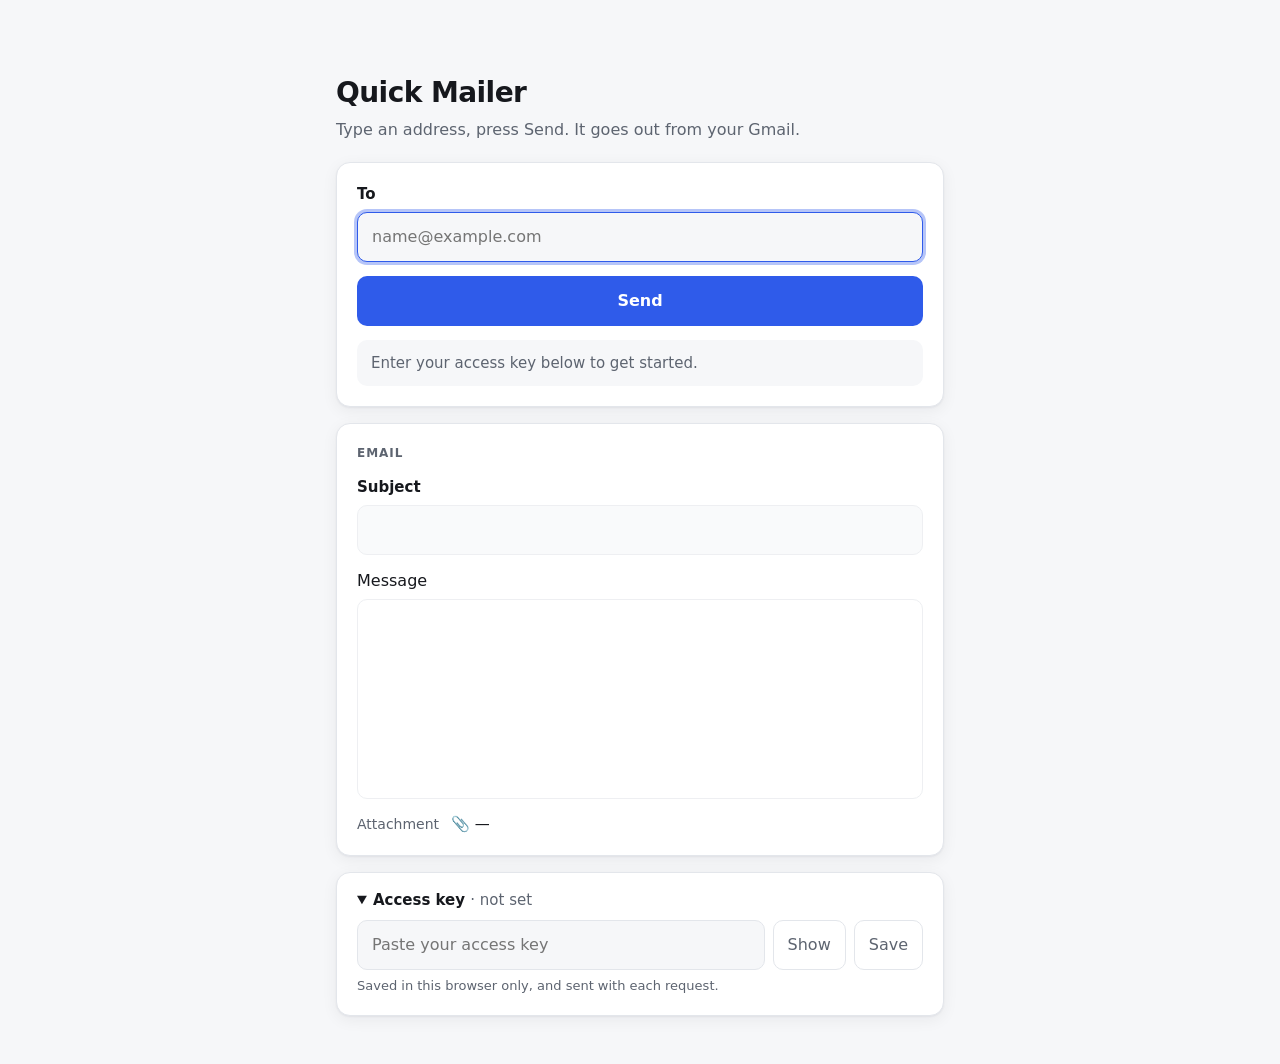
<file: index.html>
<!doctype html>
<html lang="en">
<head>
  <meta charset="utf-8">
  <meta name="viewport" content="width=device-width, initial-scale=1">
  <meta name="color-scheme" content="light dark">
  <meta name="theme-color" content="#f6f7f9" media="(prefers-color-scheme: light)">
  <meta name="theme-color" content="#0f1115" media="(prefers-color-scheme: dark)">
  <meta name="robots" content="noindex">
  <title>Quick Mailer</title>
  <link rel="stylesheet" href="style.css">
</head>
<body>
  <main class="shell">
    <header class="masthead">
      <h1>Quick Mailer</h1>
      <p class="lede">Type an address, press Send. It goes out from your Gmail.</p>
    </header>

    <form id="send-form" class="stack" novalidate>
      <section class="card stack-tight" aria-label="Recipient">
        <div class="field">
          <label for="to">To</label>
          <input id="to" name="to" type="text" inputmode="email" autocomplete="email"
                 autocapitalize="off" spellcheck="false"
                 placeholder="name@example.com" required aria-describedby="to-error" autofocus>
          <p id="to-error" class="field-error" role="alert" hidden></p>
        </div>

        <div id="countdown" class="countdown" hidden>
          <div class="countdown-row">
            <span id="countdown-text"></span>
            <button type="button" id="cancel-auto" class="link-btn">Cancel (Esc)</button>
          </div>
          <div class="countdown-track"><div id="countdown-bar" class="countdown-bar"></div></div>
        </div>

        <button id="send" type="submit" class="primary">
          <span class="spinner" aria-hidden="true"></span>
          <span class="label">Send</span>
        </button>

        <div id="status" class="status" data-state="idle" role="status" aria-live="polite">
          Loading…
        </div>
      </section>

      <section class="card stack-tight" aria-labelledby="email-title">
        <div class="label-row">
          <h2 id="email-title" class="eyebrow">Email</h2>
          <button type="button" id="reset" class="link-btn" hidden>Reset to default</button>
        </div>

        <div class="field">
          <label for="subject">Subject</label>
          <input id="subject" name="subject" type="text" aria-describedby="subject-error" disabled>
          <p id="subject-error" class="field-error" role="alert" hidden></p>
        </div>

        <div class="field">
          <span class="label" id="body-label">Message</span>
          <div id="body" class="body-editor" contenteditable="false" role="textbox"
               aria-multiline="true" aria-labelledby="body-label" aria-describedby="body-error"
               aria-disabled="true"></div>
          <p id="body-error" class="field-error" role="alert" hidden></p>
        </div>

        <div class="attachment-row">
          <span class="attachment-label">Attachment</span>
          <span id="attachment" class="file">—</span>
        </div>
      </section>

      <details id="key-panel" class="card key-panel">
        <summary>Access key <span id="key-state" class="key-state"></span></summary>
        <div class="field">
          <label for="key" class="visually-hidden">Access key</label>
          <div class="key-row">
            <input id="key" name="key" type="password" autocomplete="current-password"
                   autocapitalize="off" spellcheck="false" placeholder="Paste your access key">
            <button type="button" id="toggle-key" class="ghost" aria-pressed="false">Show</button>
            <button type="button" id="save-key" class="ghost">Save</button>
          </div>
          <p class="hint">Saved in this browser only, and sent with each request.</p>
        </div>
      </details>
    </form>

    <p id="mode-note" class="mode-note" hidden></p>
  </main>

  <script src="config.js"></script>
  <script src="app.js"></script>
</body>
</html>
</file>
<file: style.css>
:root {
  --bg: #f6f7f9;
  --surface: #ffffff;
  --border: #e3e6eb;
  --text: #16181d;
  --muted: #5d6470;
  --accent: #2f5bea;
  --accent-text: #ffffff;
  --accent-hover: #2449c4;
  --focus: rgba(47, 91, 234, 0.35);
  --ok-bg: #e8f6ee;
  --ok-text: #186a3b;
  --err-bg: #fdecec;
  --err-text: #a12626;
  --info-bg: #eef2fd;
  --info-text: #2a46a8;
  --warn-bg: #fff6e0;
  --warn-text: #7a5600;
  --radius: 14px;
  --shadow: 0 1px 2px rgba(16, 24, 40, 0.05), 0 4px 16px rgba(16, 24, 40, 0.06);
}

@media (prefers-color-scheme: dark) {
  :root {
    --bg: #0f1115;
    --surface: #181b21;
    --border: #2a2f38;
    --text: #e9ecf1;
    --muted: #9aa3b2;
    --accent: #6b8cff;
    --accent-text: #0c0f17;
    --accent-hover: #89a3ff;
    --focus: rgba(107, 140, 255, 0.4);
    --ok-bg: #12291c;
    --ok-text: #7fd8a2;
    --err-bg: #331617;
    --err-text: #ff9b9b;
    --info-bg: #172040;
    --info-text: #a9bcff;
    --warn-bg: #2e2510;
    --warn-text: #f3cf74;
    --shadow: 0 1px 2px rgba(0, 0, 0, 0.4);
  }
}

*,
*::before,
*::after { box-sizing: border-box; }

html { -webkit-text-size-adjust: 100%; }

body {
  margin: 0;
  min-height: 100vh;
  background: var(--bg);
  color: var(--text);
  font: 16px/1.5 system-ui, -apple-system, "Segoe UI", Roboto, sans-serif;
}

.shell {
  width: 100%;
  max-width: 640px;
  margin: 0 auto;
  padding: 32px 16px 48px;
  display: grid;
  gap: 16px;
}

@media (min-width: 720px) {
  .shell { padding-top: 72px; gap: 20px; }
}

.masthead h1 {
  margin: 0;
  font-size: 1.75rem;
  letter-spacing: -0.02em;
}

.lede {
  margin: 4px 0 0;
  color: var(--muted);
}

.card {
  background: var(--surface);
  border: 1px solid var(--border);
  border-radius: var(--radius);
  box-shadow: var(--shadow);
  padding: 20px;
}

.eyebrow {
  margin: 0 0 12px;
  font-size: 0.75rem;
  font-weight: 600;
  text-transform: uppercase;
  letter-spacing: 0.08em;
  color: var(--muted);
}

.label-row {
  display: flex;
  align-items: baseline;
  justify-content: space-between;
  gap: 12px;
}

.label-row .label { font-weight: 600; font-size: 0.9375rem; }

.link-btn {
  padding: 0;
  background: none;
  border: none;
  color: var(--accent);
  font-size: 0.8125rem;
}

.link-btn:hover { text-decoration: underline; }

/* The message editor stays light in both themes so it matches what the
   recipient sees in their mail client. */
.body-editor {
  min-height: 200px;
  max-height: 50vh;
  overflow: auto;
  padding: 14px 16px;
  background: #ffffff;
  color: #1f2328;
  border: 1px solid var(--border);
  border-radius: 10px;
  font: 14px/1.6 Arial, Helvetica, sans-serif;
  overflow-wrap: anywhere;
  transition: border-color 0.15s, box-shadow 0.15s;
}

.body-editor:focus {
  outline: none;
  border-color: var(--accent);
  box-shadow: 0 0 0 3px var(--focus);
}

.body-editor[aria-invalid="true"] { border-color: var(--err-text); }

.body-editor p { margin: 0 0 1em; }
.body-editor p:last-child { margin-bottom: 0; }
.body-editor a { color: #1a5fd0; }

.attachment-row {
  display: flex;
  gap: 12px;
  align-items: baseline;
  font-size: 0.9375rem;
}

.attachment-label { color: var(--muted); font-size: 0.875rem; }

.file { font-weight: 500; overflow-wrap: anywhere; }

.file::before {
  content: "📎 ";
}

.stack { display: grid; gap: 16px; }
.stack-tight { display: grid; gap: 14px; }

.eyebrow { margin: 0; }

.body-editor[aria-disabled="true"],
input:disabled { opacity: 0.6; }

.key-panel { padding: 0; }

.key-panel summary {
  cursor: pointer;
  padding: 16px 20px;
  font-weight: 600;
  font-size: 0.9375rem;
  list-style-position: inside;
}

.key-panel[open] summary { padding-bottom: 8px; }

.key-panel .field { padding: 0 20px 20px; }

.key-state { font-weight: 400; color: var(--muted); }

.visually-hidden {
  position: absolute;
  width: 1px;
  height: 1px;
  overflow: hidden;
  clip: rect(0 0 0 0);
  white-space: nowrap;
}

.field { display: grid; gap: 6px; }

label { font-weight: 600; font-size: 0.9375rem; }

input {
  width: 100%;
  min-width: 0;
  font: inherit;
  color: var(--text);
  background: var(--bg);
  border: 1px solid var(--border);
  border-radius: 10px;
  padding: 12px 14px;
  transition: border-color 0.15s, box-shadow 0.15s;
}

input:focus {
  outline: none;
  border-color: var(--accent);
  box-shadow: 0 0 0 3px var(--focus);
}

input[aria-invalid="true"] { border-color: var(--err-text); }

.key-row { display: flex; gap: 8px; }

.hint { margin: 0; font-size: 0.8125rem; color: var(--muted); }

.field-error { margin: 0; font-size: 0.875rem; color: var(--err-text); }

button {
  font: inherit;
  cursor: pointer;
  border-radius: 10px;
}

button:focus-visible {
  outline: none;
  box-shadow: 0 0 0 3px var(--focus);
}

.ghost {
  flex: none;
  padding: 0 14px;
  background: transparent;
  color: var(--muted);
  border: 1px solid var(--border);
}

.ghost:hover { color: var(--text); }

.primary {
  display: inline-flex;
  align-items: center;
  justify-content: center;
  gap: 10px;
  padding: 13px 18px;
  font-weight: 600;
  background: var(--accent);
  color: var(--accent-text);
  border: none;
  transition: background 0.15s, opacity 0.15s;
}

.primary:hover:not(:disabled) { background: var(--accent-hover); }

.primary:disabled { opacity: 0.6; cursor: progress; }

.spinner {
  display: none;
  width: 16px;
  height: 16px;
  border: 2px solid currentColor;
  border-right-color: transparent;
  border-radius: 50%;
  animation: spin 0.7s linear infinite;
}

.primary[aria-busy="true"] .spinner { display: inline-block; }

@keyframes spin { to { transform: rotate(360deg); } }

@media (prefers-reduced-motion: reduce) {
  .spinner { animation-duration: 2s; }
}

.status {
  padding: 12px 14px;
  border-radius: 10px;
  font-size: 0.9375rem;
  background: var(--bg);
  color: var(--muted);
}

.status[data-state="sending"] { background: var(--info-bg); color: var(--info-text); }
.status[data-state="success"] { background: var(--ok-bg); color: var(--ok-text); }
.status[data-state="error"]   { background: var(--err-bg); color: var(--err-text); }
.status[data-state="demo"]    { background: var(--warn-bg); color: var(--warn-text); }

.countdown {
  display: grid;
  gap: 8px;
  padding: 12px 14px;
  border-radius: 10px;
  font-size: 0.9375rem;
  background: var(--info-bg);
  color: var(--info-text);
}

.countdown[hidden] { display: none; }

.countdown-row {
  display: flex;
  align-items: baseline;
  justify-content: space-between;
  gap: 12px;
}

.countdown-row span { overflow-wrap: anywhere; }
.countdown-row .link-btn { flex: none; }

.countdown-track {
  height: 4px;
  border-radius: 2px;
  overflow: hidden;
  background: var(--border);
}

.countdown-bar {
  height: 100%;
  background: var(--accent);
  transform-origin: left;
  animation: drain 5s linear forwards;
}

.countdown-bar.paused { animation: none; transform: scaleX(0); }

@keyframes drain { from { transform: scaleX(1); } to { transform: scaleX(0); } }

.mode-note {
  margin: 0;
  text-align: center;
  font-size: 0.8125rem;
  color: var(--muted);
}
</file>
